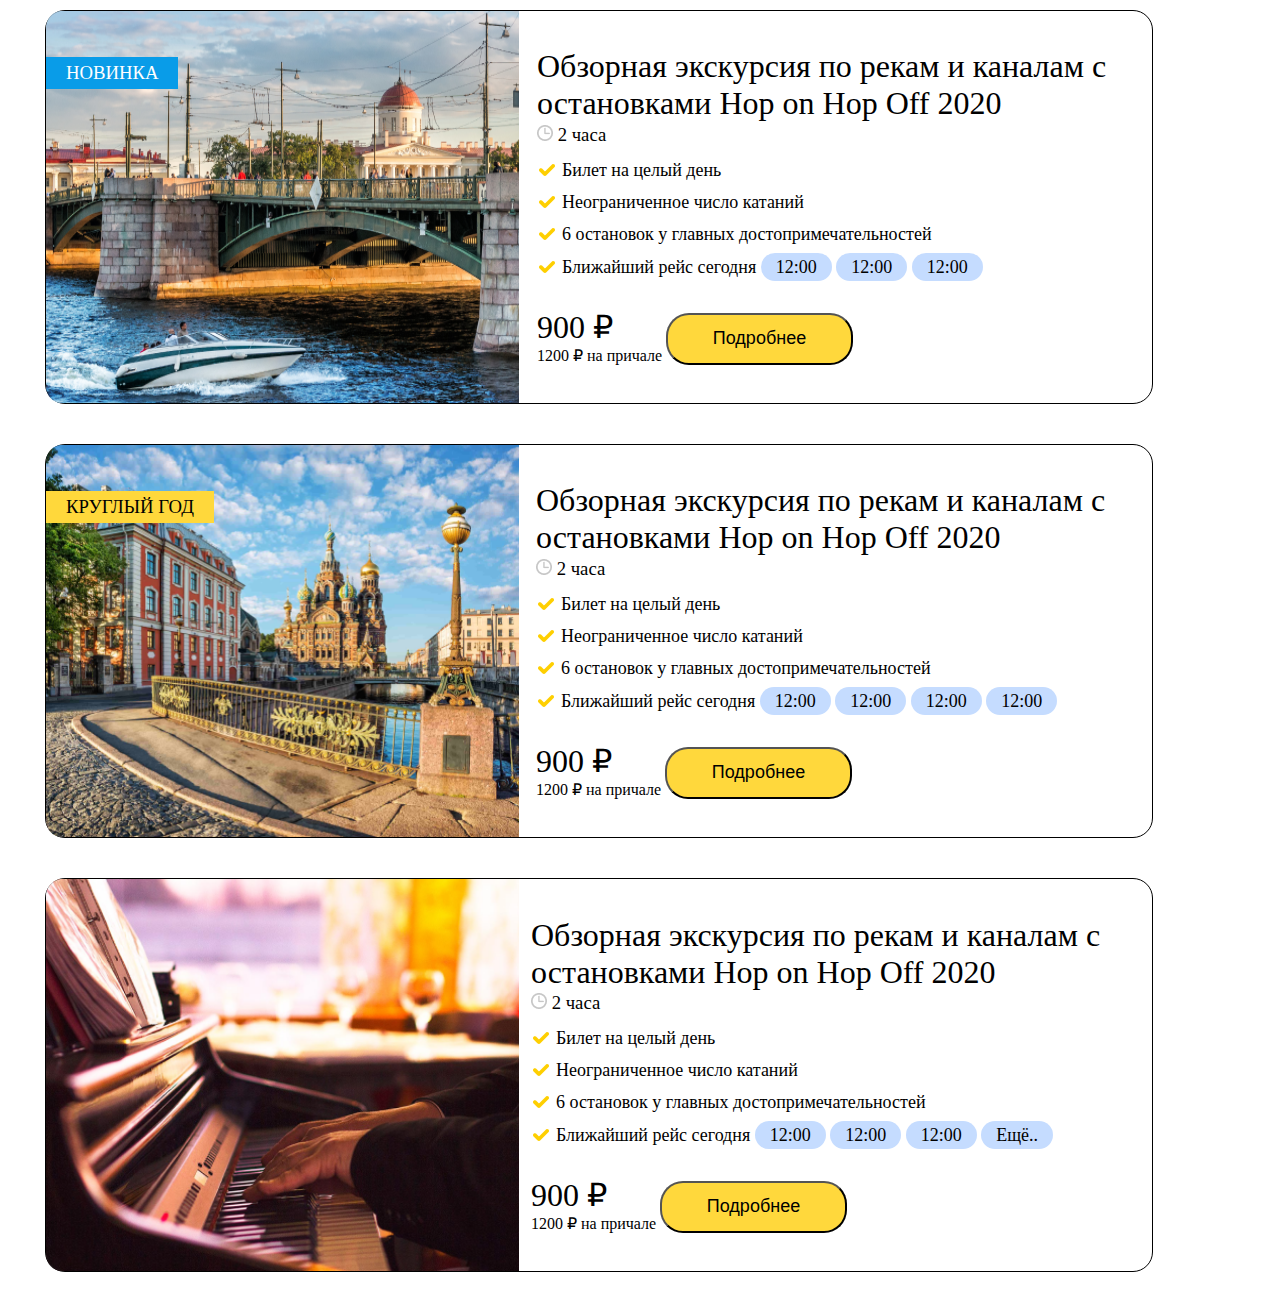
<file: Задание 1/index.html>
<!DOCTYPE html>
<html lang="en">
<head>
    <meta charset="UTF-8">
    <meta name="viewport" content="width=device-width">
    <title>NevaTrip</title>
    <link rel="stylesheet" href="css/style.css">
</head>
<body>

<div class="container">
    <div class="block__one">
        <div class="block__left">
            <div class="image">
                <div class="prev" style="background: #099CE8; color: white;">
                    <h3>НОВИНКА</h3>
                </div>
                <img src="image/AdobeStock_168443825 1.png" alt="">
            </div>
        </div>
        <div class="block__right">
            <h1>Обзорная экскурсия по рекам и каналам
                с остановками Hop on Hop Off 2020</h1>
            <h3><img src="image/Group.png" alt=""> 2 часа</h3>
            <ul class="spisok">
                <li>Билет на целый день</li>
                <li>Неограниченное число катаний</li>
                <li>6 остановок у главных достопримечательностей</li>
                <li>Ближайший рейс сегодня <br> <a href="#">12:00</a> <a href="#">12:00</a> <a href="#">12:00</a></li>
            </ul>
            <div class="price">
                <div class="overprice">
                    <h1>900 &#8381</h1>
                    <p class="h4">1200 &#8381 на причале</p>
                </div>
                <input class="detailed" type="button" name="" id="" value="Подробнее">
            </div>
        </div>
    </div>
    <div class="block__one">
        <div class="block__left">
            <div class="image">
                <div class="prev" style="background: #FFD83B;">
                <h3>КРУГЛЫЙ ГОД</h3>
                </div>
                <img src="image/ekskursii-po-spb-na-avtobuse 1.png" alt="">
            </div>
        </div>
        <div class="block__right">
            <h1>Обзорная экскурсия по рекам и каналам
                с остановками Hop on Hop Off 2020</h1>
            <h3><img src="image/Group.png" alt=""> 2 часа</h3>
            <ul class="spisok">
                <li>Билет на целый день</li>
                <li>Неограниченное число катаний</li>
                <li>6 остановок у главных достопримечательностей</li>
                <li>Ближайший рейс сегодня <br> <a href="#">12:00</a> <a href="#">12:00</a> <a href="#">12:00</a> <a href="#">12:00</a></li>
            </ul>
            <div class="price">
                <div class="overprice">
                    <h1>900 &#8381</h1>
                    <p class="h4">1200 &#8381 на причале</p>
                </div>
                <input class="detailed" type="button" name="" id="" value="Подробнее">
            </div>
        </div>
    </div>
    <div class="block__one">
        <div class="block__left">
            <div class="image">
                <img src="image/music 1.png" alt="">
            </div>
        </div>
        <div class="block__right">
            <h1>Обзорная экскурсия по рекам и каналам
                с остановками Hop on Hop Off 2020</h1>
            <h3><img src="image/Group.png" alt="">  2 часа</h3>
            <ul class="spisok">
                <li>Билет на целый день</li>
                <li>Неограниченное число катаний</li>
                <li>6 остановок у главных достопримечательностей</li>
                <li>Ближайший рейс сегодня <br> <a href="#">12:00</a> <a href="#">12:00</a> <a href="#">12:00</a>
                        <a style="cursor:pointer;" onclick="doptime()"> Ещё..</a>
                        <ul id="doptime">
                            <li><a href="#">12:00</a></li>
                            <li><a href="#">12:00</a></li>
                            <li><a href="#">12:00</a></li>
                            <li><a href="#">12:00</a></li>
                            <li><a href="#">12:00</a></li>
                            <li><a href="#">12:00</a></li>
                        </ul>
                        </li>
                    </ul>
                </li>
            </ul>
            <div class="price">
                <div class="overprice">
                    <h1>900 &#8381</h1>
                    <p class="h4">1200 &#8381 на причале</p>
                </div>
                    <input class="detailed" type="button" name="" id="" value="Подробнее">
            </div>
        </div>
    </div>
</div>
<script src="js/script.js"></script>
</body>
</html>
</file>
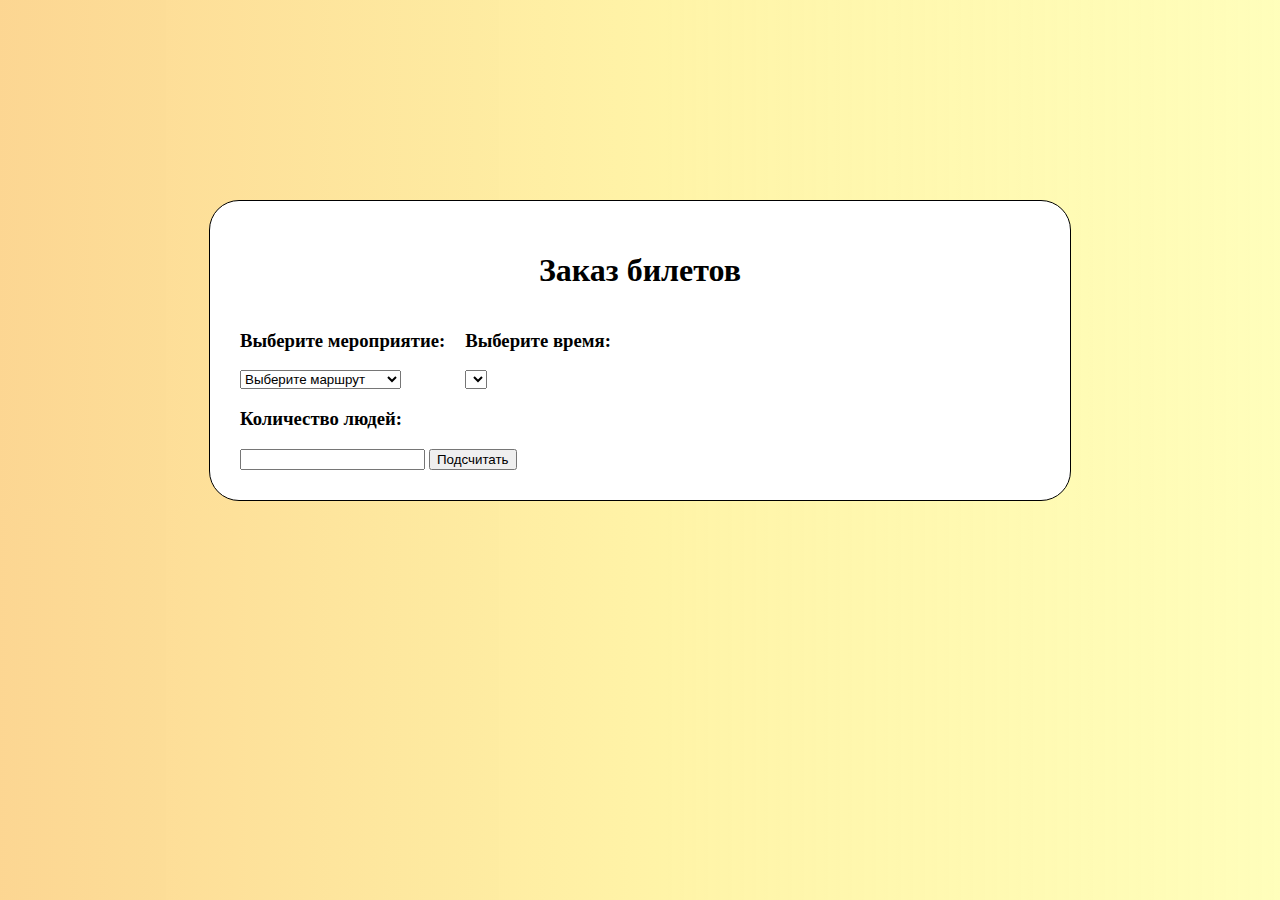
<file: Задание 2/index.html>
<!DOCTYPE html>
<html lang="en">
<head>
    <meta charset="UTF-8">
    <title>Заказ</title>
    <link rel="stylesheet" href="css/style_zakaz.css">
</head>
<body>
<div class="osnova">
    <div class="container">

        <h1 style="text-align: center">Заказ билетов</h1>
        <div class="block__one">
            <div>
            <h3>Выберите мероприятие:</h3>
            <select id="route">
                <option value="0">Выберите маршрут</option>
                <option value="1">из A в B</option>
                <option value="2">из B в A</option>
                <option value="3">из A в B и обратно в А</option>
            </select>
            </div>
            <div>
            <h3>Выберите время:</h3>
            <select id="time">

            </select>
            </div>
            <div id="timeab">
                <h3>Выберите время обратной отправки:</h3>
            <select id="time__ab">

            </select>
            </div>
        </div>

        <h3>Количество людей:</h3>
        <input id="summa" type="number" name="message">
        <input type="button" value="Подсчитать" onclick="summ()">
        <div id="result__div">
            <label id="result"></label>
        </div>
    </div>
    </div>
    <script src="js/route.js"></script>
</body>
</html>
</file>
<file: Задание 1/css/style.css>
body{
    font-family: 'Open Sans';
    font-style: normal;
    font-weight: 400;
}
h1,h2,h3,h4,h5,h6,li{
    font-weight: normal;
}

.container{
    max-width: 1200px;
    margin: 0 auto;
}
.block__one{
    display: flex;
    border: 1px solid black;
    border-radius: 20px;
    max-width: 1106px;
    margin: 10px 5px 40px 5px;

}

.block__left{
    padding: 0;


}
.image{
    margin: 0;
    height: 100%;
    position: inherit;
}
.image img{
    height: 100%;
    max-width: 473px;


}
.prev{
    position: absolute;
    margin-top: 46px;
    text-align: center;
    max-width: 180px;
    max-height: 45px;
}
.prev h3{
    margin: 0px 10px;
    padding: 5px 10px;
}

.block__right{
    margin: 16px 17px 27px 18px;
    flex-wrap: wrap;
}
.block__right h3{
    margin-top: -20px;
}

.spisok{
    list-style-image: url("../image/Vector.png");
    font-size: 18px;
    line-height: 1.8;
    margin-top: -11px;
}
.spisok br{
    display: none;
}

.spisok a{
    background: #C5DCFF;
    padding: 4px 15px 4px 15px;
    border-radius: 20px;
    color: black;
    text-decoration: none;
}

.spisok li{
    margin-left: -15px;
}
.spisok a:hover{
    background: #6BA6FF;
}
#doptime{
    display: none;
    margin-left: 5px;
}
#doptime li{
    display: inline;
    margin-left: 0px;
}
.price{
    display: flex;
    align-items: center;
    line-height: 0.5em;
    margin: 0;
    padding: 0;
    flex-wrap: nowrap;
}

.detailed{
    width: 187px;
    height: 52px;
    border-radius: 23px;
    background: #FFD83C;
    font-size: 18px;
    cursor: pointer;
}
.overprice{flex-basis: 129px}

@media (max-width: 500px) {
    .block__one{
        flex-wrap: wrap;
        border-radius: 15px;
    }
    .block__one div:nth-child(1){
        width: 100%;
        height: 100%;
    }
    .block__one div:nth-child(2){
        width: 100%;
    }
    .image img{
        width: 100%;
        height: 220px;
        border-radius: 15px;
    }
    h1,h2,h3,h4,h5,h6,li{
        font-size: 14px;
    }
    .block__right h3{
        margin-top: -10px;
    }
    .block__right h1{
        font-weight: 600;
    }
    .detailed{
        width: 165px;
        height: 44px;

    }
    .h4{font-size: 10px}
    .price{align-items: center}
    .spisok {color: #4B4B4B}
    .spisok br{display: initial;}
    .prev {
        max-width: 99px;
        max-height: 35px;
        margin-top: 0px;
        border-radius: 15px 0px 12px;
    }
    .prev h3 {
    font-size: 12px;
    }
    #doptime{
        margin-left: -40px;
    }
    .overprice h1{
        font-size: 30px;
    }
}
@media (max-width: 780px) {
    .image img {
        max-height: 516px;
        max-width: 390px;
    }
    .spisok br{display: initial;}
    #doptime{
        margin-left: -40px;
    }
}
</file>
<file: Задание 2/css/style_zakaz.css>
.container{
    width: 800px;
    margin: 0 auto;
    border: 1px solid black;
    padding: 30px;
    border-radius: 30px;
    background: white;
}
body{
    background: rgb(252,211,138);
    background: linear-gradient(90deg, rgba(252,211,138,0.9304096638655462) 0%, rgba(255,243,160,0.9220063025210083) 52%, rgba(255,254,161,0.7231267507002801) 100%);
}
.osnova{
    margin-top: 200px;
}
.block__one{
    display: flex;
}
.block__one div{
    margin-right: 20px;
}

.block__two__1{
    display: flex;
}

.block__two__1 div{
    margin-right: 20px;
    margin-bottom: 20px;
}

#timeab{
    display: none;
}

#result__div{
    display: none;
    background: #F4F5F7;
    margin: 20px;
    padding: 20px;
}
</file>
